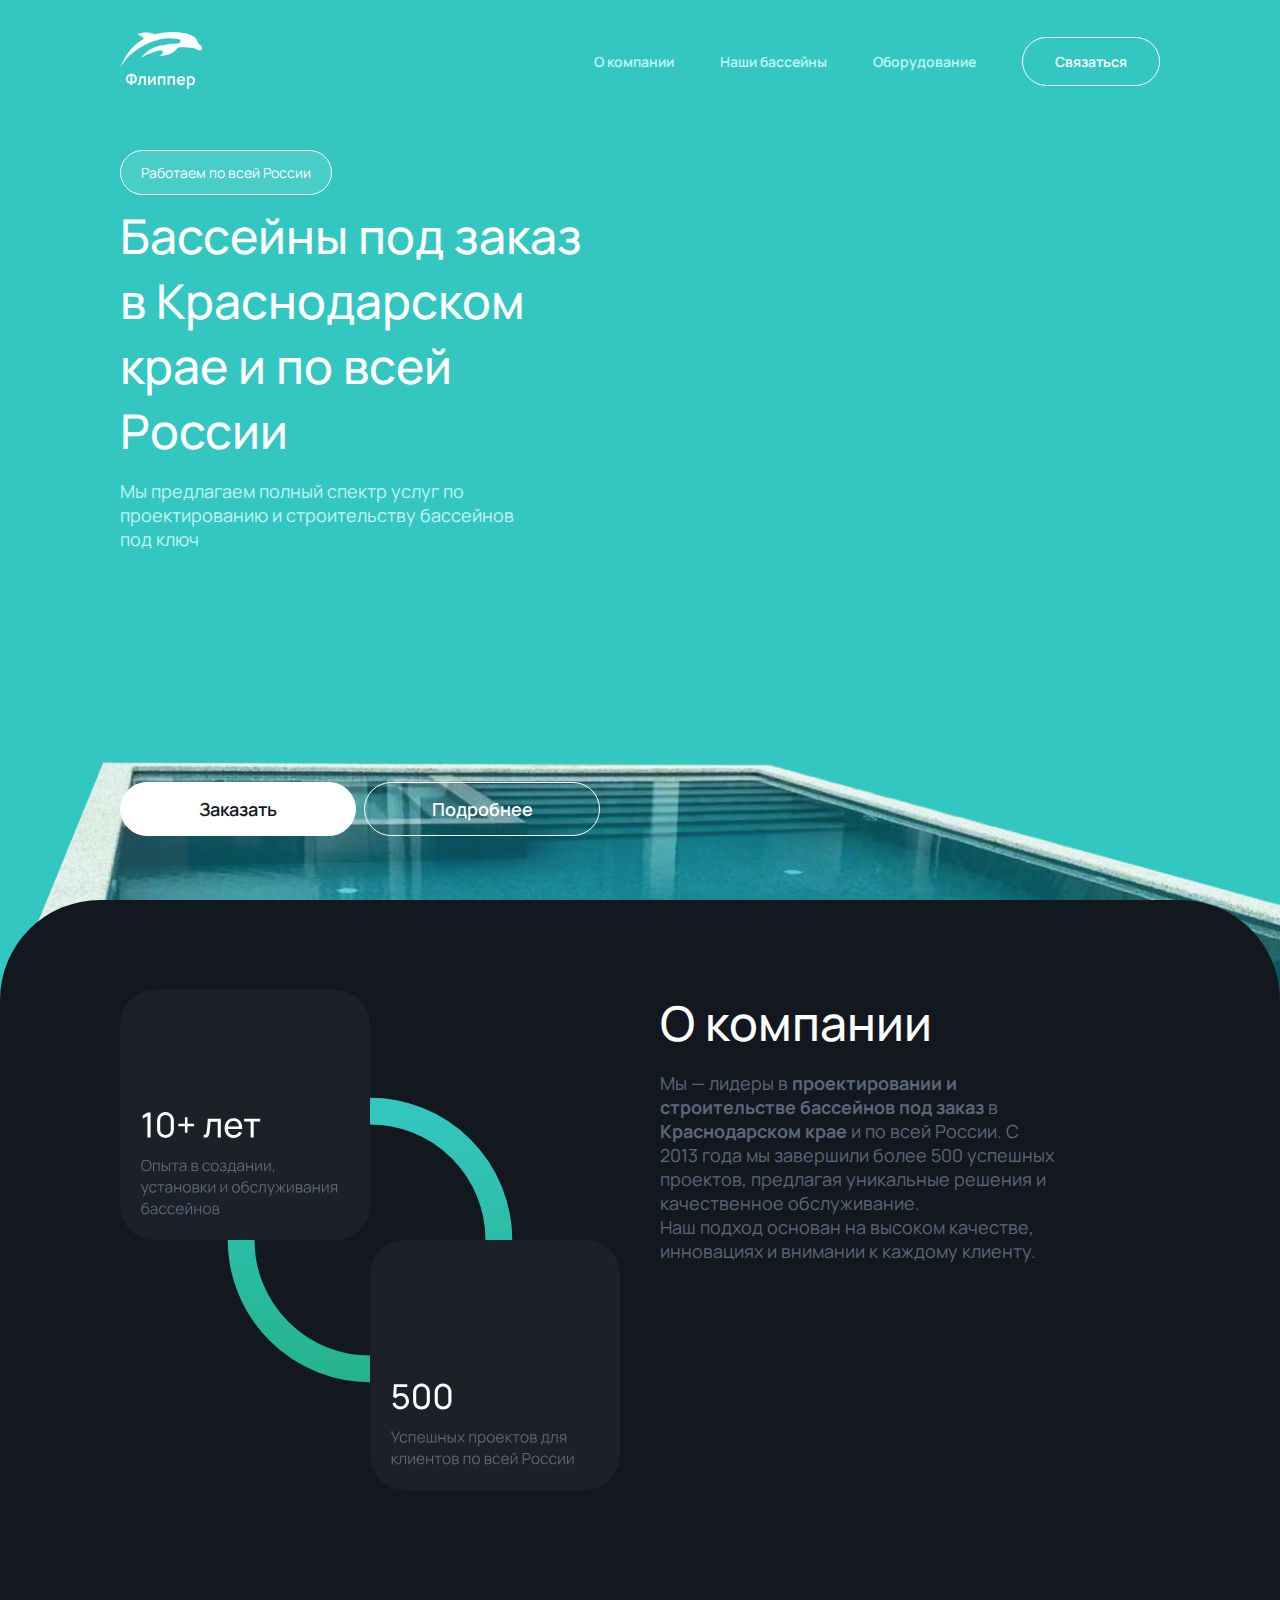
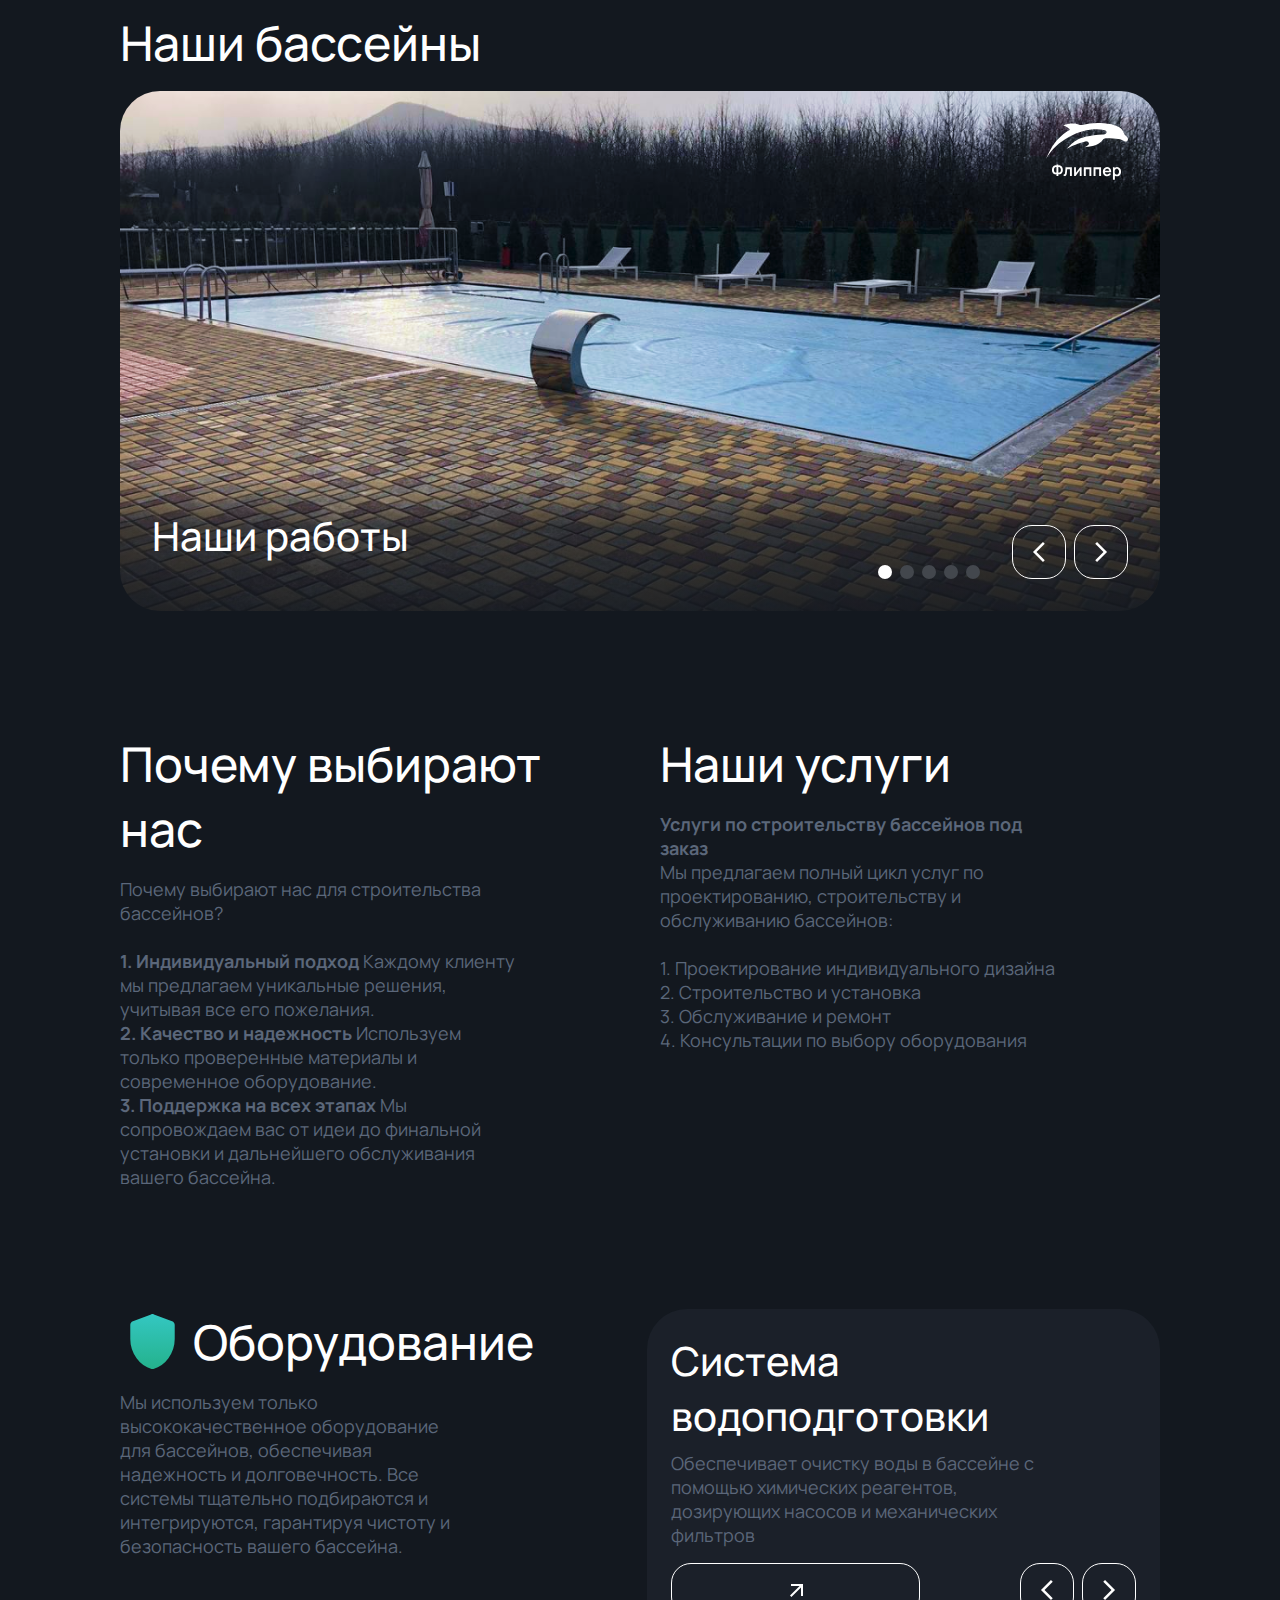
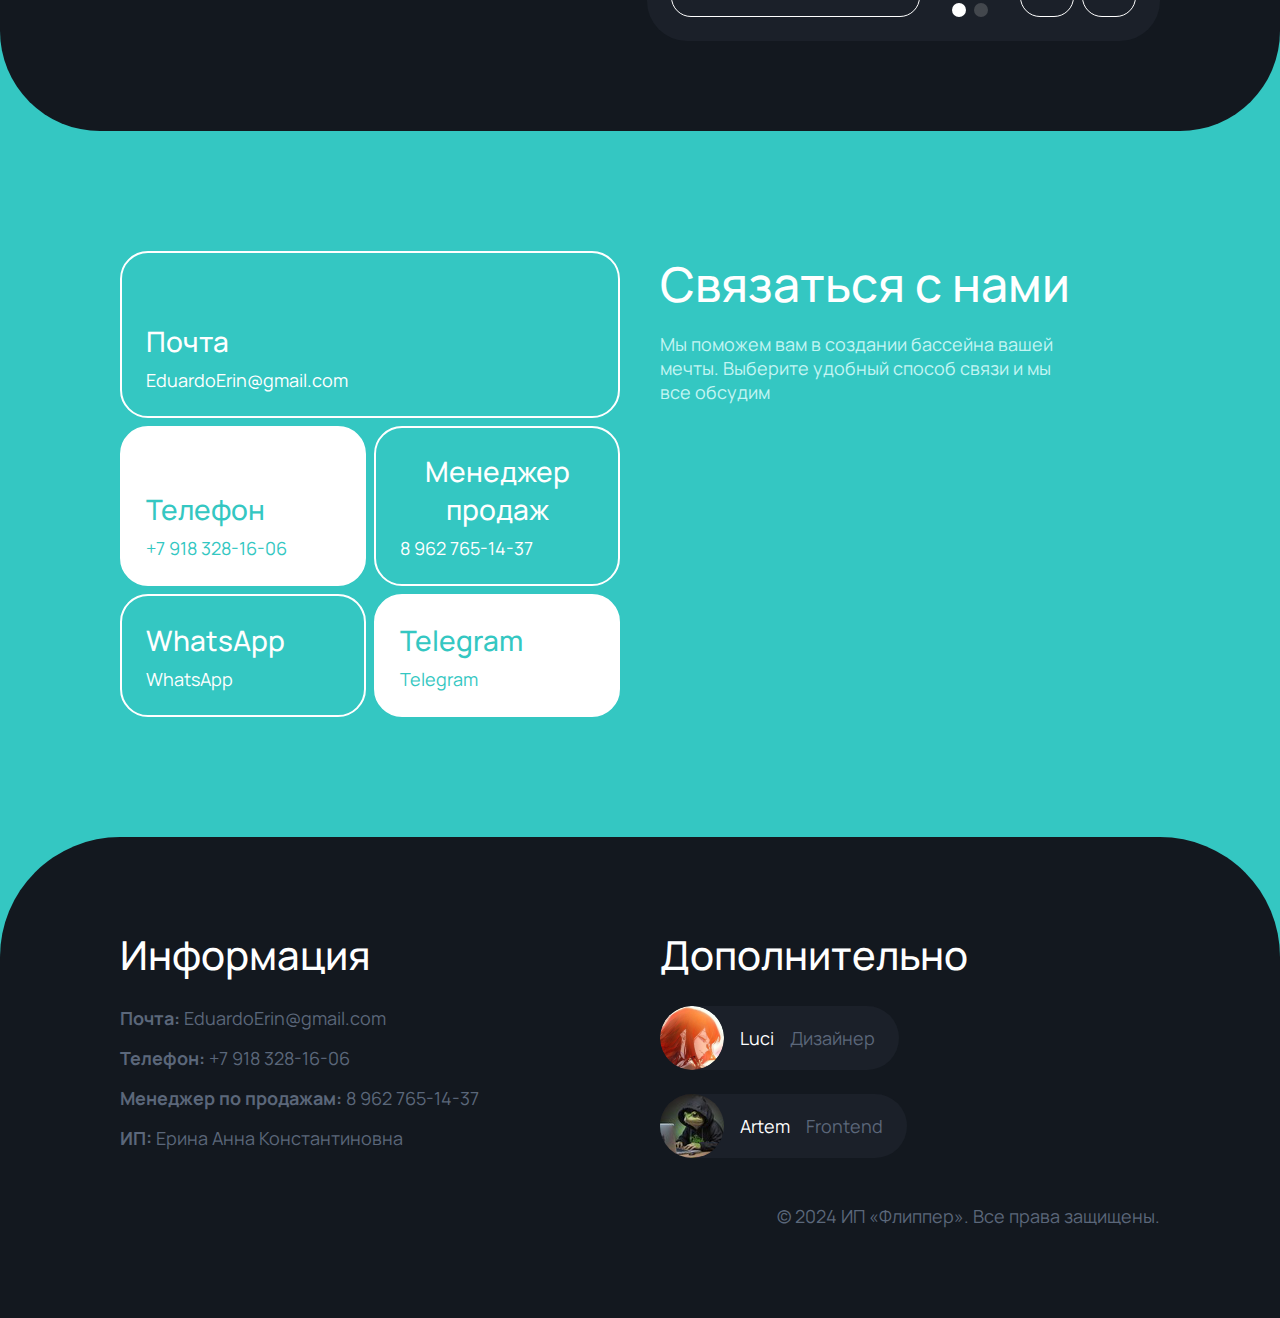
<file: index.html>
<!DOCTYPE html>
<html lang="ru">
    <head>
        <!-- Кодировка и адаптивность -->
        <meta charset="UTF-8">
        <meta name="viewport" content="width=device-width, initial-scale=1.0">
    
        <!-- Заголовок страницы -->
        <title>Бассейны под заказ в Краснодарском крае | Флиппер</title>
    
        <!-- Стили и иконки -->
        <link rel="stylesheet" href="css/main.css">
        <link rel="icon" href="/icon.ico" type="image/x-icon">
        <link rel="shortcut icon" href="/icon.ico" type="image/x-icon">
    
        <!-- Верификация Яндекса -->
        <meta name="yandex-verification" content="3ce447053f8aae7a" />
    
        <!-- Мета-теги для SEO -->
        <meta name="description" content="Бассейны под ключ • Идеальные решения для дома и бизнеса 💎 • Премиум-качество в Краснодарском крае и по всей России • 📞 +7 918 328-16-06">
    
        <!-- Open Graph для социальных сетей -->
        <meta property="og:type" content="website">
        <meta property="og:url" content="https://flipper123.ru/">
        <meta property="og:title" content="Строительство бассейнов под заказ в Краснодарском крае и по всей России">
        <meta property="og:description" content="Бассейны под ключ • Идеальные решения для дома и бизнеса 💎 • Премиум-качество в Краснодарском крае и по всей России • 📞 +7 918 328-16-06">
        <meta property="og:image" content="https://flipper123.ru/assets/img/social.png">
        <meta property="og:image:alt" content="Изображение бассейна">
        <meta property="og:site_name" content="Флиппер">
        <meta property="og:locale" content="ru_RU">
        <meta property="og:determiner" content="the">

        <!-- Для ВКонтакте -->
        <meta property="vk:image" content="https://flipper123.ru/assets/img/social.png">
        <meta property="vk:title" content="Строительство бассейнов под заказ в Краснодарском крае и по всей России">
        <meta property="vk:description" content="Бассейны под ключ • Идеальные решения для дома и бизнеса 💎 • Премиум-качество в Краснодарском крае и по всей России • 📞 +7 918 328-16-06">

        <!-- Для Telegram -->
        <meta property="tg:image" content="https://flipper123.ru/assets/img/social.png">
        <meta property="tg:description" content="Бассейны под ключ • Идеальные решения для дома и бизнеса 💎 • Премиум-качество в Краснодарском крае и по всей России • 📞 +7 918 328-16-06">
    
        <!-- Мобильные приложения -->
        <meta name="apple-mobile-web-app-title" content="Флиппер - Бассейны под заказ">
        <meta name="application-name" content="Строительство бассейнов под заказ в Краснодарском крае и по всей России">
        <meta name="theme-color" content="#34C7C2">
    
        <!-- Микроразметка для Google и Яндекса -->
        <script type="application/ld+json">
            {
                "@context": "https://schema.org",
                "@type": "WebSite",
                "name": "Флиппер - Бассейны под заказ",
                "url": "https://flipper123.ru/",
                "description": "Премиум-бассейны под ключ в Краснодарском крае и по всей России.",
                "potentialAction": {
                    "@type": "SearchAction",
                    "target": "https://flipper123.ru/?s={search_term_string}",
                    "query-input": "required name=search_term_string"
                }
            }
        </script>
    
        <script type="application/ld+json">
            {
                "@context": "https://schema.org",
                "@type": "Organization",
                "name": "Флиппер",
                "url": "https://flipper123.ru/",
                "logo": "https://flipper123.ru/assets/icons/icon.ico",
                "contactPoint": {
                    "@type": "ContactPoint",
                    "telephone": "+7 918 328-16-06",
                    "contactType": "customer service",
                    "areaServed": "RU",
                    "availableLanguage": "Russian"
                }
            }
        </script>
    
        <script type="application/ld+json">
            {
                "@context": "https://schema.org",
                "@type": "LocalBusiness",
                "name": "Флиппер",
                "image": "https://flipper123.ru/assets/icons/icon.ico",
                "address": {
                    "@type": "PostalAddress",
                    "addressLocality": "Краснодар",
                    "addressCountry": "RU"
                },
                "telephone": "+7 918 328-16-06",
                "openingHours": "Mo-Fr 09:00-18:00",
                "url": "https://flipper123.ru/"
            }
        </script>
        <!-- Google tag (gtag.js) -->
        <script async src="https://www.googletagmanager.com/gtag/js?id=G-T3JD5VSXJ3"></script>
        <script>
            window.dataLayer = window.dataLayer || [];
            function gtag(){dataLayer.push(arguments);}
            gtag('js', new Date());

            gtag('config', 'G-T3JD5VSXJ3');
        </script>

        <!-- Yandex.Metrika counter -->
        <script type="text/javascript" >
            (function(m,e,t,r,i,k,a){m[i]=m[i]||function(){(m[i].a=m[i].a||[]).push(arguments)};
            m[i].l=1*new Date();
            for (var j = 0; j < document.scripts.length; j++) {if (document.scripts[j].src === r) { return; }}
            k=e.createElement(t),a=e.getElementsByTagName(t)[0],k.async=1,k.src=r,a.parentNode.insertBefore(k,a)})
            (window, document, "script", "https://mc.yandex.ru/metrika/tag.js", "ym");
        
            ym(98679103, "init", {
                clickmap:true,
                trackLinks:true,
                accurateTrackBounce:true,
                webvisor:true
            });
        </script>
        <noscript><div><img src="https://mc.yandex.ru/watch/98679103" style="position:absolute; left:-9999px;" alt="" /></div></noscript>
        <!-- /Yandex.Metrika counter -->
    </head>
<body>
    <div class="over_img_box" id="over_img_box">
        <img class="over_img" id="over_img" src="/assets/img/equipment1.jpg" alt="equipment">
        <button onclick="closes_img()" class="over_menu_close">Закрыть</button>
    </div>
    <div class="hamburger" id="hamburger">
        <button onclick="closes()" class="circle_menu"></button>
        <a href="#about">О компании</a>
        <a href="#pools">Наши бассейны</a>
        <a href="#equipment">Оборудование</a>
        <a class="button" href="#connect">Связаться</a>
    </div>
    <header>
        <img src="/assets/icons/logo.svg" alt="Flippet" class="logo_nav">
        <div class="nav">
            <a href="#about">О компании</a>
            <a href="#pools">Наши бассейны</a>
            <a href="#equipment">Оборудование</a>
            <a class="button" href="#connect">Связаться</a>
        </div>
        <button onclick="opens()" class="circle_menu"></button>
    </header>
    <!--screen one-->
    <div class="screen_one">
        <div class="main_container">
             <div class="main_text"> <!-- text_block -->
                <p class="tag">Работаем по всей России</p>
                <div class="container_text"> <!-- text -->
                    <h1>Бассейны под заказ в Краснодарском крае и по всей России</h1>
                    <p class="w400">Мы предлагаем полный спектр услуг по проектированию и строительству бассейнов под ключ</p>
                </div>
            </div>
            <div class="container_broke_buttons">
                <a class="button broke w100" href="#connect">Заказать</a>
                <a class="button w100" href="#about">Подробнее</a>
            </div>
        </div>
    <div class="background_photo">
        <img src="/assets/img/background_photo.png" alt="pool_1" class="bk_photo_1">
        <img src="/assets/img/background_photo_2.png" alt="pool_2" class="bk_photo_2">
    </div>
    </div>
    <!--black block-->
    <div class="main_inf" id="about">
        <div class="second_screen">
            <div class="w100">
                <img class="w100" src="/assets/img/experience.svg" alt="experience">
            </div>
            <div class="about_company w100 container_text">
                <h2 class="about_title h1">О компании</h2>
                <p class="about_description">Мы — лидеры в <strong>проектировании и строительстве бассейнов под заказ</strong> в <strong>Краснодарском крае</strong> и по всей России. С 2013 года мы завершили более 500 успешных проектов, предлагая уникальные решения и качественное обслуживание.<br>Наш подход основан на высоком качестве, инновациях и внимании к каждому клиенту.</p>
            </div>
        </div>
        <div class="our_pools" id="pools">
            <h2 class="h1">Наши бассейны</h2>
            <div class="slider" id="img_1">
                <img class="logo_right" src="/assets/icons/logo.svg" alt="Fliper">
                <div class="about_pool_image">
                    <div class="container_text w100">
                        <h2 id ="title_1">Наши работы</h2>
                        <p id="text_1" class="w400 about_first_pool"></p>
                    </div>
                    <div class="right_block w100">
                        <div id="el_1" class="elipses">
                            <div class="point point_active"></div>
                            <div class="point"></div>
                            <div class="point"></div>
                            <div class="point"></div>
                            <div class="point"></div>
                        </div>
                        <div class="slides">
                            <button class="button_slide pool" onclick="slider('title_1', 'text_1', 'el_1', 'left', list_one, 'img_1', 'active_1', 'none')">
                                <img src="/assets/icons/previous_pool.svg" alt="previous_pool">
                            </button>
                            <button class="button_slide pool" id="equipment" onclick="slider('title_1', 'text_1', 'el_1', 'right', list_one, 'img_1', 'active_1', 'none')">
                                <img src="/assets/icons/next_pool.svg" alt="next_pool">
                            </button>
                        </div>
                    </div>
                </div>
            </div>
        </div>
        <div class="second_screen">
            <div class="about_company w100 container_text">
                <h2 class="about_title h1">Почему выбирают нас</h2>
                <p class="about_description">Почему выбирают нас для строительства бассейнов?<br><br>
                    <b>1. Индивидуальный подход</b> Каждому клиенту мы предлагаем уникальные решения, учитывая все его пожелания.<br>
                    <b>2. Качество и надежность</b> Используем только проверенные материалы и современное оборудование.<br>
                    <b>3. Поддержка на всех этапах</b> Мы сопровождаем вас от идеи до финальной установки и дальнейшего обслуживания вашего бассейна.</p>
            </div>
            <div class="about_company w100 container_text">
                <h2 class="about_title h1">Наши услуги</h2>
                <p class="about_description"><strong>Услуги по строительству бассейнов под заказ</strong><br>
                    Мы предлагаем полный цикл услуг по проектированию, строительству и обслуживанию бассейнов:<br><br>
                    
                    1. Проектирование индивидуального дизайна<br>
                    2. Строительство и установка<br>
                    3. Обслуживание и ремонт<br>
                    4. Консультации по выбору оборудования
                    </p>
            </div>
        </div>
        <!--Screen second-->
        <div class="screen_four">
            <div class="container_text w100">
                <div class="equipment">
                    <img src="/assets/icons/shield.svg" alt="shield" class="shield">
                    <h2 class="equipment_title h1">Оборудование</h2>
                </div>
                <p class="equipment_description">Мы используем только высококачественное оборудование для бассейнов, обеспечивая надежность и долговечность. Все системы тщательно подбираются и интегрируются, гарантируя чистоту и безопасность вашего бассейна.</p>

            </div>
            <div class="filtration_system_block">
                <div class="main_text">
                    <h2 id="title_2" class="filtration_system_title">Система водоподготовки</h2>
                    <p id="text_2" class="filtration_system_description">Обеспечивает очистку воды в бассейне с помощью химических реагентов, дозирующих насосов и механических фильтров</p>
                </div>
                <div class="right_block w100">
                    <button id="btn_2" onclick="open_img('/assets/img/equipment1.jpg')" class="button_slide advantage button_slide_full"><img src="/assets/icons/arrow_outward.svg" alt="arrow_outward"></button>
                    <div id="el_2" class="elipses">
                        <div class="point point_active"></div>
                        <div class="point"></div>
                    </div>
                    <div class="slides">
                        <button class="button_slide advantage" onclick="slider('title_2', 'text_2', 'el_2', 'left', list_two, 'none', 'active_2', 'btn_2')">
                            <img src="/assets/icons/previous_pool.svg" alt="previous_pool">
                        </button>
                        <button class="button_slide advantage" onclick="slider('title_2', 'text_2', 'el_2', 'right', list_two, 'none', 'active_2', 'btn_2')">
                            <img src="/assets/icons/next_pool.svg" alt="next_pool">
                        </button>
                    </div>
                </div>
            </div>
        </div>
    </div>
    <!--Пятый экран-->
    <div id="connect" class="fifth_screen">
        <div class="buttons_connect">
            <button id="btn_copy" onclick="copypy('EduardoErin@gmail.com', 'Почта скопирована')" class="link link_big email_and_whatsapp">
                <h3 class="contact_no_bk">Почта</h3>
                <p class="contact_no_bk">EduardoErin@gmail.com</p>
            </button>
            <div class="stroka">
                <button id="btn_copy" onclick="copypy('+7 918 328-16-06', 'Телефон скопирован')" class="link phone_and_tg">
                    <h3 class="contact_white_bk">Телефон</h3>
                    <p class="contact_white_bk">+7 918 328-16-06</p>
                </button>
                <button id="btn_copy" onclick="copypy('8 962 765-14-37', 'Телефон скопирован')" class="link email_and_whatsapp">
                    <h3 class="contact_no_bk">Менеджер продаж</h3>
                    <p class="contact_no_bk">8 962 765-14-37</p>
                </button>
            </div>
            <div class="stroka">
                <a id="btn_copy" target="_blank" href="https://wa.me/79183281606" class="link email_and_whatsapp">
                    <h3 class="contact_no_bk">WhatsApp</h3>
                    <p class="contact_no_bk">WhatsApp</p>
                </a>
                <a id="btn_copy" target="_blank" href="https://t.me/+79183281606" class="link phone_and_tg">
                    <h3 class="contact_white_bk">Telegram</h3>
                    <p class="contact_white_bk">Telegram</p>
                </a>
            </div>
        </div>
        <div class="container_text w100 svaz">
            <h2 class="h1">Связаться с нами</h2>
            <p class="w400">Мы поможем вам в создании бассейна вашей мечты. Выберите удобный способ связи и мы все обсудим</p>
        </div>
    </div>
    <div class="footer">
        <div class="official_information">
            <h2>Информация</h2>
            <div class="container_text">
                <p class="w100 inf"><b>Почта:</b> EduardoErin@gmail.com</p>
                <p class="w100 inf"><b>Телефон:</b> +7 918 328-16-06</p>
                <p class="w100 inf"><b>Менеджер по продажам:</b> 8 962 765-14-37</p>
                <p class="w100 inf"><b>ИП:</b> Ерина Анна Константиновна</p>
            </div>
        </div>
        <div class="dop_content">
            <h2>Дополнительно</h2>
            <a target="_blank" href="https://mars-lucifer.ru" class="person">
                <img class="avatar" src="/assets/icons/ava_luci.png" alt="luci_ava">
                <div class="about_person">
                    <p class="name">Luci</p>
<!-- Микроразметка для Google и Яндекса-->
                    <p class="job">Дизайнер</p>
                </div>
            </a>
            <a target="_blank" href="https://t.me/Anaraket" class="person">
                <img class="avatar" src="/assets/icons/ava_anaraket.png" alt="artem_ava">
                <div class="about_person">
                    <p class="name">Artem</p>
                    <p class="job">Frontend</p>
                </div>
            </a>
            <div class="bottom">
                <p class="commercity inf">© 2024 ИП «Флиппер». Все права защищены.</p>
            </div>
        </div>
    </div>
    <!--Подключаем JS-файл-->
    <script src="/script.js"></script>
</body>
</html>
</file>
<file: css/main.css>
@import url('https://fonts.googleapis.com/css2?family=Manrope:wght@200..800&display=swap');
@import "./reset.css";

/*! Служебные теги */

body, html {
    scroll-behavior: smooth;
    margin: 0;
    padding: 0;
    background-color: #34C7C2;
    overflow-x: hidden;
}

a {
    font-size: 18px;
    font-weight: 600;
    color: #C4F5F3;
    text-decoration: none;
    transition: color 250ms ease;
}

a:hover {
    color: #FFFF;
}

.nav a {
    font-size: 14px;
}

h1, .h1 {
    color: #FFFF;
    font-size: 48px;
    font-weight: 500;
}

h2 {
    color: #FFFF;
    font-weight: 500;
    font-size: 40px;
}

h3 {
    font-size: 28px;
    font-weight: 500;
}

p {
    font-size: 18px;
    color: #C4F5F3;
    font-weight: 400;
}

.w100 {
    width: 100%;
}

.w400 {
    width: 400px;
    max-width: 100%;
}

/*! Header */

header {
    padding: 0px 120px;
    position: absolute;
    width: 100%;
    display: flex;
    justify-content: space-between;
    align-items: center;
    margin-top: 32px;
}

.nav {
    display: flex;
    align-items: center;
    gap: 46px;
}

.circle_menu {
    border: 6px solid #FFFFFF;
    height: 28px;
    aspect-ratio: 1;
    border-radius: 100px;
    display: none;
}

.hamburger {
    display: none;
    flex-direction: column;
    align-items: start;
    width: 60vw;
    position: fixed;
    top: 13px;
    right: 13px;
    background-color: #FFF;
    border-radius: 26px;
    gap: 32px;
    padding: 40px 26px 40px 26px;
    z-index: 3;
    opacity: 0;
    transform: translateX(40px);
    transition: opacity 0.6s ease, transform 0.6s ease;
}

.hamburger .circle_menu {
    border-color: #34C7C2;
    position: absolute;
    top: 10px;
    right: 10px;
}

.hamburger a {
    font-size: 12px;
    color: #5B677A;
}

.hamburger .button {
    border-color: #E4E6EB;
    width: 100%;
}


/*! Первый экран */

.screen_one {
    padding: 0px 120px;
    padding-top: 150px;
    height: 100vh;
    width: 100vw;
    padding-bottom: 64px;
    display: flex;
    gap: 40px;
}

.main_container {
    display: flex;
    flex-direction: column;
    height: 100%;
    width: calc(50% - 40px);
    justify-content: space-between;
    z-index: 2;
}

.main_text {
    display: flex;
    flex-direction: column;
    gap: 8px;
    align-items: flex-start;
}

.button {
    padding: 14px 32px 14px 32px;
    border: 1.6px #FFFF solid;
    border-radius: 100px;
    color: #FFFF;
    display: flex;
    align-items: center;
    justify-content: center;
}

.tag {
    color: #FFFF;
    padding: 12px 20px 12px 20px;
    border: 1.6px #FFFF solid;
    border-radius: 100px;
    background-color: #48CDC8;
    font-size: 14px;
}

.container_text {
    display: flex;
    flex-direction: column;
    gap: 16px;
    align-items: flex-start;
    width: 100%;
}

.container_broke_buttons {
    width: 100%;
    display: flex;
    gap: 8px;

}

.broke {
    color: #13181F;
    background-color: #FFFF;
}

.broke:hover {
    color: #13181F;
}



.background_photo {
    width: 100%;
    position: absolute;
    bottom: -120px;
    left: 50%;
    transform: translate(-50%, 0%);
}

.bk_photo_1 {
    display: block;
}

.bk_photo_2 {
    display: none;
}

/*! Блок с чёрным фоном*/

.main_inf {
    position: relative;
    z-index: 2;
    display: flex;
    padding: 90px 120px 90px 120px;
    background-color: #13181F;
    border-radius: 100px;
    flex-direction: column;
    gap: 120px;
}

/*! Второй экран */

.second_screen {
    display: flex;
    gap: 40px;
}

.about_description {
    width:80%;
    color: #5B677A;
}

/*! Третий экран */

.our_pools {
    display: flex;
    gap: 16px;
    flex-direction: column;
}

.slider {
    background-image: url("/assets/img/first_pool.png");
    background-size: cover;
    background-position: center;
    background-repeat: no-repeat;
    border-radius: 40px;
    width: 100%;
    aspect-ratio: 2/1;
    position: relative;
}

.logo_right {
    position: absolute;
    top: 32px;
    right: 32px;
}

.about_pool_image {
    display: flex;
    flex-direction: row;
    width: 100%;
    gap: 20px;
    position: absolute;
    bottom: 0px;
    padding: 32px;
    background: linear-gradient(0deg, rgba(19, 24, 31, 0.9) 0%, rgba(19, 24, 31, 0.7) 60.8%, rgba(19, 24, 31, 0) 100%);

}

.about_first_pool {
    color: #AFB2B2;
}

.right_block {
    display: flex;
    gap: 32px;
    justify-content: flex-end;
    align-items: end;
}

.elipses {
    display: flex;
    gap: 8px;
}

.point {
    border-radius: 100px;
    background-color: #43474D;
    height: 14px;
    aspect-ratio: 1;
}

.point_active {
    background-color: #FFFFFF;
}

.slides {
    display: flex;
    gap: 8px;
}

.button_slide {
    display: flex;
    align-items: center;
    padding: 14px;
    justify-content: center;
    background-color: transparent;
    border: 1.6px solid #FFFF;
    border-radius: 20px;
    cursor: pointer;
    overflow: hidden;
    transition: transform 250ms ease;
}

.button_slide:hover {
    transform: scale(1.1);
}

.slider_anim {
    animation-name: slider;
    animation-duration: 600ms;
}

.slider_anim-img {
    animation-name: slider-img;
    animation-duration: 600ms;
}

.button_slide_full {
    flex-grow: 1;
}

.over_img_box {
    position: fixed;
    bottom: 0;
    z-index: 4;
    height: 100%;
    width: 100%;
    display: none;
    justify-content: center;
    align-items: center;
    background-color: #13181F80;
    flex-direction: column;
    gap: 16px;
    opacity: 0;
    transition: opacity 0.6s ease, transform 0.6s ease;
}

.over_img {
    width: 64%;
    aspect-ratio: 16/9;
    border-radius: 60px;
    border: 12px white solid;
}

.over_menu_close {
    display: block;
    color: white;
    opacity: 0.7;
    transition: opacity 200ms ease;
}
.over_menu_close:hover {
    opacity: 1;
}

.show {
    display: flex;
    opacity: 1;
    transform: translateX(0);
}

@keyframes slider-img {
    0% {
        opacity: 0;
    }
    100% {
        opacity: 1;
    }
}

@keyframes slider {
    0% {
        opacity: 1;
        transform: translateX(0px);
    }
    33% {
        opacity: 0;
        transform: translateX(-10px);
    }
    66% {
        opacity: 0;
        transform: translateX(10px);
    }
    100% {
        opacity: 1;
        transform: translateX(0px);
    }
}

/*! Четвёртый экран */

.screen_four {
    display: flex;
    gap: 40px;
}

.equipment {
    display: flex;
    flex-direction: row;
    gap: 8px;
}

.equipment_description {
    color: #5B677A;
    width: 70%;
}

.filtration_system_block {
    display: flex;
    flex-direction: column;
    background-color: #1B2029;
    border-radius: 40px;
    padding: 24px;
    justify-content: space-between;
    width: 100%;
    min-height: 280px;
    gap: 16px;
}

.filtration_system_description {
    color: #5B677A;
    width: 80%;
}

/*! Пятый экран */

.fifth_screen {
    padding: 120px;
    width: 100%;
    gap: 40px;
    display: flex;
}

.buttons_connect {
    display: flex;
    flex-direction: column;
    gap: 8px;
    width: 100%;
}

.stroka {
    display: flex;
    flex-direction: row;
    width: 100%;
    gap: 8px;
}

.link {
    padding: 24px;
    display: flex;
    flex-direction: column;
    gap: 8px;
    aspect-ratio: 2/1;
    width: 100%;
    background-color: #FFFF;
    border-radius: 28px;
    align-items: flex-start;
    justify-content: flex-end;
    border: 2px solid #FFFF;
}
.phone_and_tg {
    background-color: #FFFF;
}

.email_and_whatsapp {
    background-color: transparent;
}

.contact_white_bk {
    color: #34C7C2;
}

.contact_no_bk {
    color: #FFFF;
}

/*! Нижний блок */

.footer {
    background-color: #13181F;
    display: flex;
    border-radius: 120px 120px 0px 0px;
    padding: 90px 120px 90px 120px;
    width: 100%;
    gap: 40px
}

.official_information {
    gap: 24px;
    display: flex;
    flex-direction: column;
    width: 100%;
}

.inf {
    color: #5B677A;
}

.dop_content {
    display: flex;
    flex-direction: column;
    gap: 24px;
    width: 100%;
    align-items: flex-start;
}

.person {
    display: flex;
    flex-direction: row;
    background-color: #1B2029;
    border-radius: 100px;
}

.about_person {
    display: flex;
    flex-direction: row;
    gap: 16px;
    align-items: center;
    justify-content: center;
    padding: 12px 24px 12px 16px
}

.name {
    color: #FFFF;
}

.job {
    color: #5B677A;
}

.bottom {
    display: flex;
    align-items: flex-end;
    justify-content: flex-end;
    min-height: 46px;
    width: 100%;
}

.bottom p {
    text-align: right;
}

.avatar {
    border-radius: 100px;
    height: 64px;
}

.link_big {
    aspect-ratio: 3/1;
}

.contact_white_bk {
    text-align: left;
}



@media (max-width: 1024px) {
    header {
        margin-top: 20px;
        padding: 0px 60px;
    }

    a {
        font-size: 10px;
    }

    .nav a {
        font-size: 8px;
    }

    p {
        font-size: 10px;
    }

    h1, .h1 {
        font-size: 28px;
    }

    h2 {
        font-size: 22px;
    }

    h3 {
        font-size: 16px;
    }

    .w400 {
        width: 250px;
    }

    .logo_nav {
        width: 44px;
    }

    .nav {
        gap: 24px;
    }

    .button {
        gap: 6px;
        padding: 8px 20px 8px 20px;
    }

    .screen_one {
        padding: 0px 60px;
        padding-top: 90px;
        padding-bottom: 40px;
    }

    .main_container {
        width: calc(50% - 20px);
    }

    .main_text {
        gap: 4px;
    }

    .tag {
        gap: 6px;
        padding: 8px 10px 8px 10px;
        font-size: 8px;
    }

    .container_text {
        gap: 8px;
    }

    .container_broke_buttons {
        gap: 4px;
    }

    .background_photo {
        bottom: -48px;
    }

    .bk_photo_1 {
        display: block;
    }

    .bk_photo_2 {
        display: none;
    }

    .main_inf {
        padding: 48px 60px 48px 60px;
        gap: 60px;
        border-radius: 60px;
    }

    .second_screen {
        gap: 20px;
    }

    .about_description {
        width: 83%;
    }

    .our_pools {
        gap: 8px;
    }

    .slider {
        border-radius: 22px;
    }

    .logo_right {
        width: 44px;
        top: 18px;
        right: 18px;
    }

    .about_pool_image {
        padding: 18px;
        gap: 20px;
    }

    .about_first_pool {
        width: 75%;
    }

    .right_block {
        gap: 16px;
    }

    .elipses {
        gap: 4px;
    }

    .slides {
        gap: 4px;
    }

    .point {
        height: 8px;
    }

    .button_slide {
        border-radius: 10px;
        padding: 8px;
        gap: 6px;
        border: 1px solid #FFFF;
    }

    .button_slide img {
        width: 12px;
    }

    .screen_four {
        gap: 20px ;
    }

    .equipment {
        gap: 4px;
    }

    .shield {
        height: 38px;
    }

    .filtration_system_block {
        padding: 14px;
        border-radius: 22px;
        min-height: 157px;
    }

    .fifth_screen {
        gap: 20px;
        padding: 60px;
    }

    .buttons_connect {
        gap: 4px;
    }

    .stroka {
        gap: 4px;
    }

    .link {
        gap: 4px;
        border-radius: 18px;
        padding: 14px;
    }

    .footer {
        border-radius: 60px 60px 0px 0px;
        gap: 20px;
        padding: 48px 60px 48px 60px
    }

    .official_information {
        gap: 12px;
    }

    .dop_content {
        gap: 12px;
    }

    .avatar {
        height: 36px;
    }

    .about_person {
        gap: 8px;
        padding: 6px 14px 6px 8px
    }
}

@media (max-width: 700px) {
    header {
        padding: 0px 26px;
        margin-top: 22px;
    }

    h1, .h1 {
        font-size: 32px;
    }

    h2 {
        font-size: 22px;
    }

    h3 {
        font-size: 18px;
    }

    p {
        font-size: 12px;
    }

    a {
        font-size: 14px;
    }

    .w400 {
        width: 180px;
    }

    .nav {
        display: none;
    }

    .circle_menu {
        display: block;
    }

    .logo_nav {
        width: 60px;
    }

    .screen_one {
        padding: 0px 26px;
        padding-top: 115px;
        padding-bottom: 44px;
        height: 100svh;
    }

    .main_container {
        gap: 6px;
        width: 100%;
    }

    .tag {
        padding: 6px 12px 6px 12px;
        gap: 6px;
        border: 1px #FFF solid;
        font-size: 10px;
    }

    .main_text {
        gap: 10px;
    }

    .container_broke_buttons {
        gap: 6px;
        flex-direction: column;
    }

    .button {
        padding: 10px 24px 10px 24px;
        gap: 6px;
        border: 1px solid #FFFFFF;
        border-radius: 100px;
    }

    .background_photo {
        bottom: -26px;
    }

    .bk_photo_1 {
        display: none;
    }

    .bk_photo_2 {
        display: block;
    }

    .main_inf {
        padding: 40px 26px 40px 26px;
        border-radius: 26px;
        gap: 60px;
    }

    .second_screen {
        gap: 18px;
        flex-direction: column;
    }

    .about_description {
        width: 100%;
    }

    .our_pools {
        gap: 10px;
    }

    .slider {
        border-radius: 22px;
        height: 268px;
    }

    .logo_right {
        width: 38px;
        right: 8px;
    }

    .about_pool_image {
        gap: 12px;
        padding: 8px;
        flex-direction: column;
    }

    .right_block {
        gap: 10px;
    }

    .elipses {
        gap: 4px;
    }

    .point {
        height: 6px;
    }

    .slides {
        gap: 4px;
    }

    .button_slide {
        border: 1px solid #FFFFFF;
        border-radius: 8px;
        padding: 6px;
        gap: 4px;
    }

    .button_slide img {
        width: 10px;
    }

    .about_first_pool {
        width: 90%;
    }

    .screen_four {
        gap: 18px;
        flex-direction: column;
    }

    .equipment {
        gap: 6px;
    }

    .shield {
        height: 36px;
    }

    .equipment_description {
        width: 100%;
    }

    .filtration_system_block {
        padding: 14px;
        border-radius: 22px;
    }

    .fifth_screen {
        gap: 18px;
        padding: 60px 26px;
        flex-direction: column-reverse;
    }

    .buttons_connect {
        gap: 6px;
    }

    .stroka {
        gap: 6px;
    }

    .link {
        padding: 14px;
        gap: 6px;
        border-radius: 24px;
        border: 2px solid #FFFFFF;
    }

    .contact_white_bk {
        word-break: break-all;
    }

    .contact_no_bk {
        text-align: left;
        word-break: break-all;
    }

    .footer {
        flex-direction: column;
        gap: 18px;
        padding: 40px 26px 40px 26px;
        border-radius: 26px 26px 0px 0px;
    }

    .official_information {
        gap: 18px;
    }

    .dop_content {
        gap: 14px;
    }

    .avatar {
        height: 38px;
    }

    .about_person {
        padding: 8px 14px 8px 10px;
        gap: 10px;
    }

    .bottom {
        gap: 10px;
    }

    .over_img {
        width: 90%;
        border-width: 8px;
        border-radius: 34px;
    }
}
</file>
